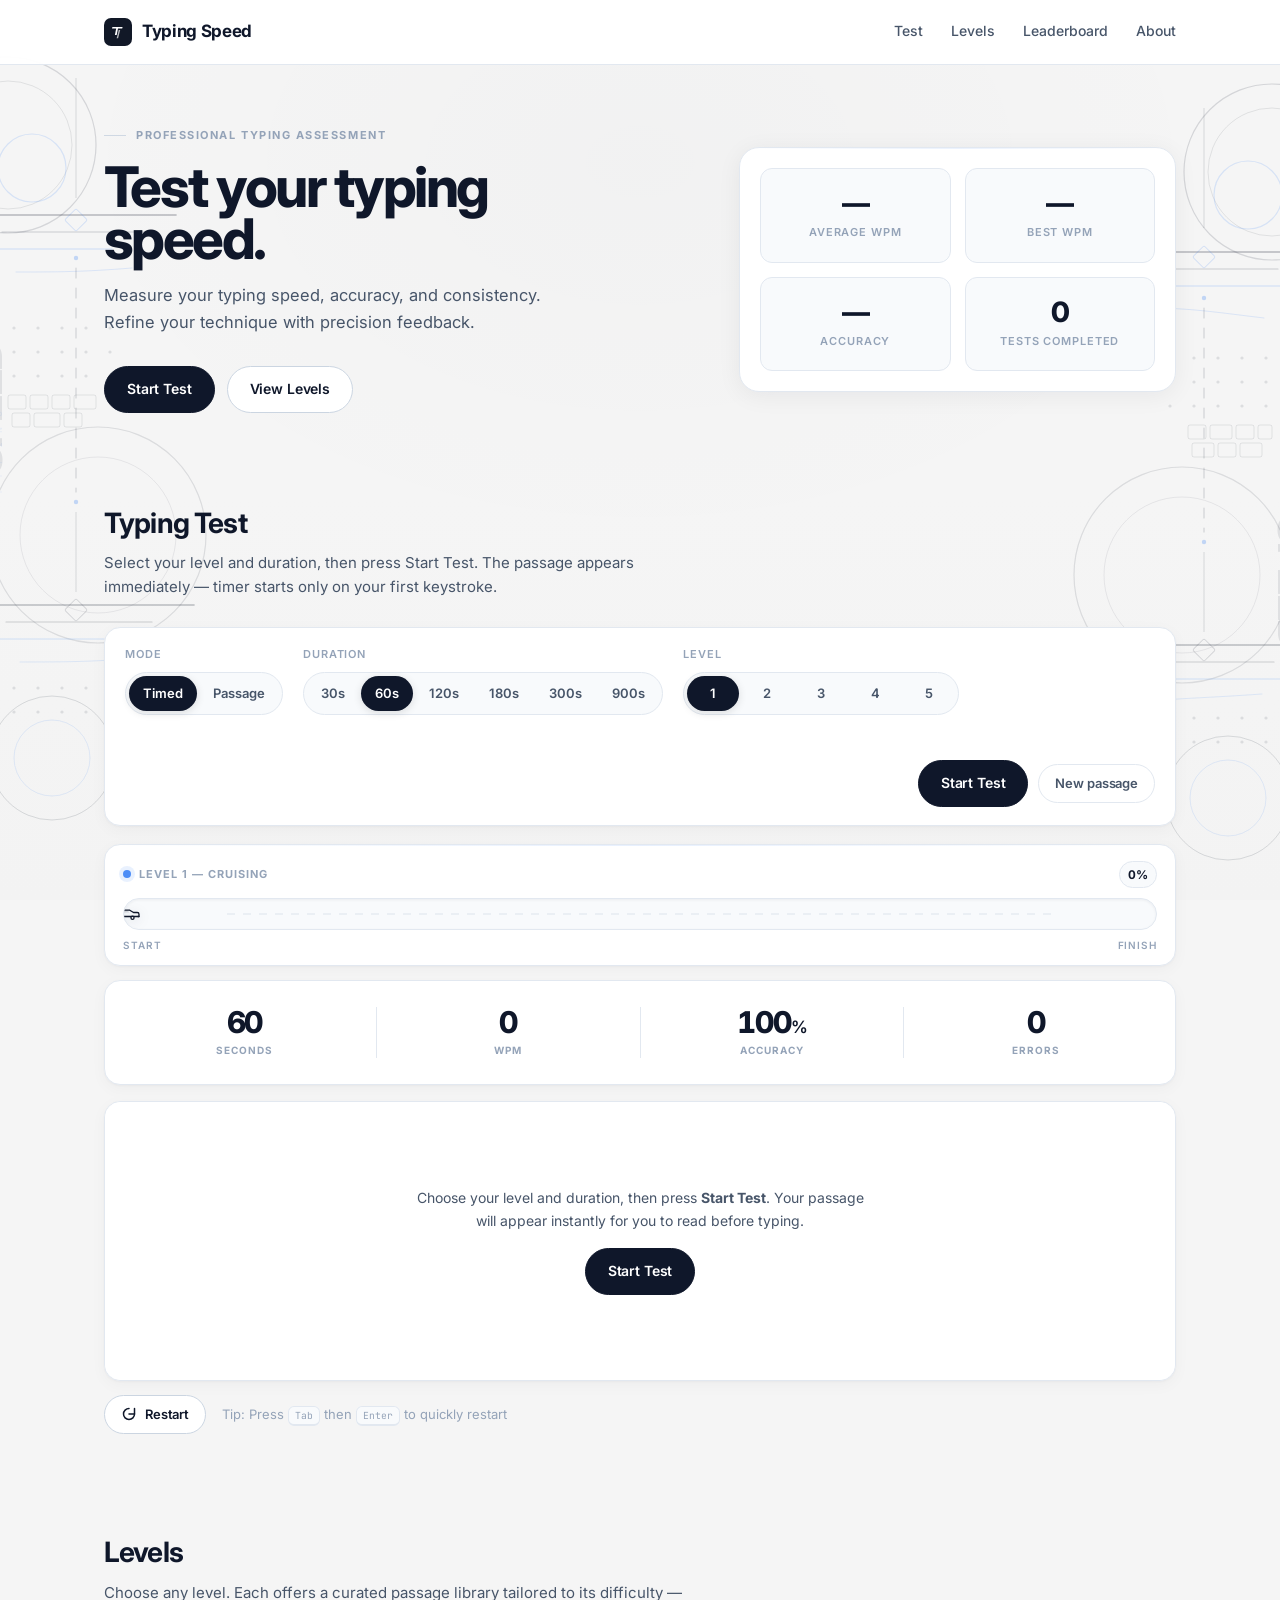
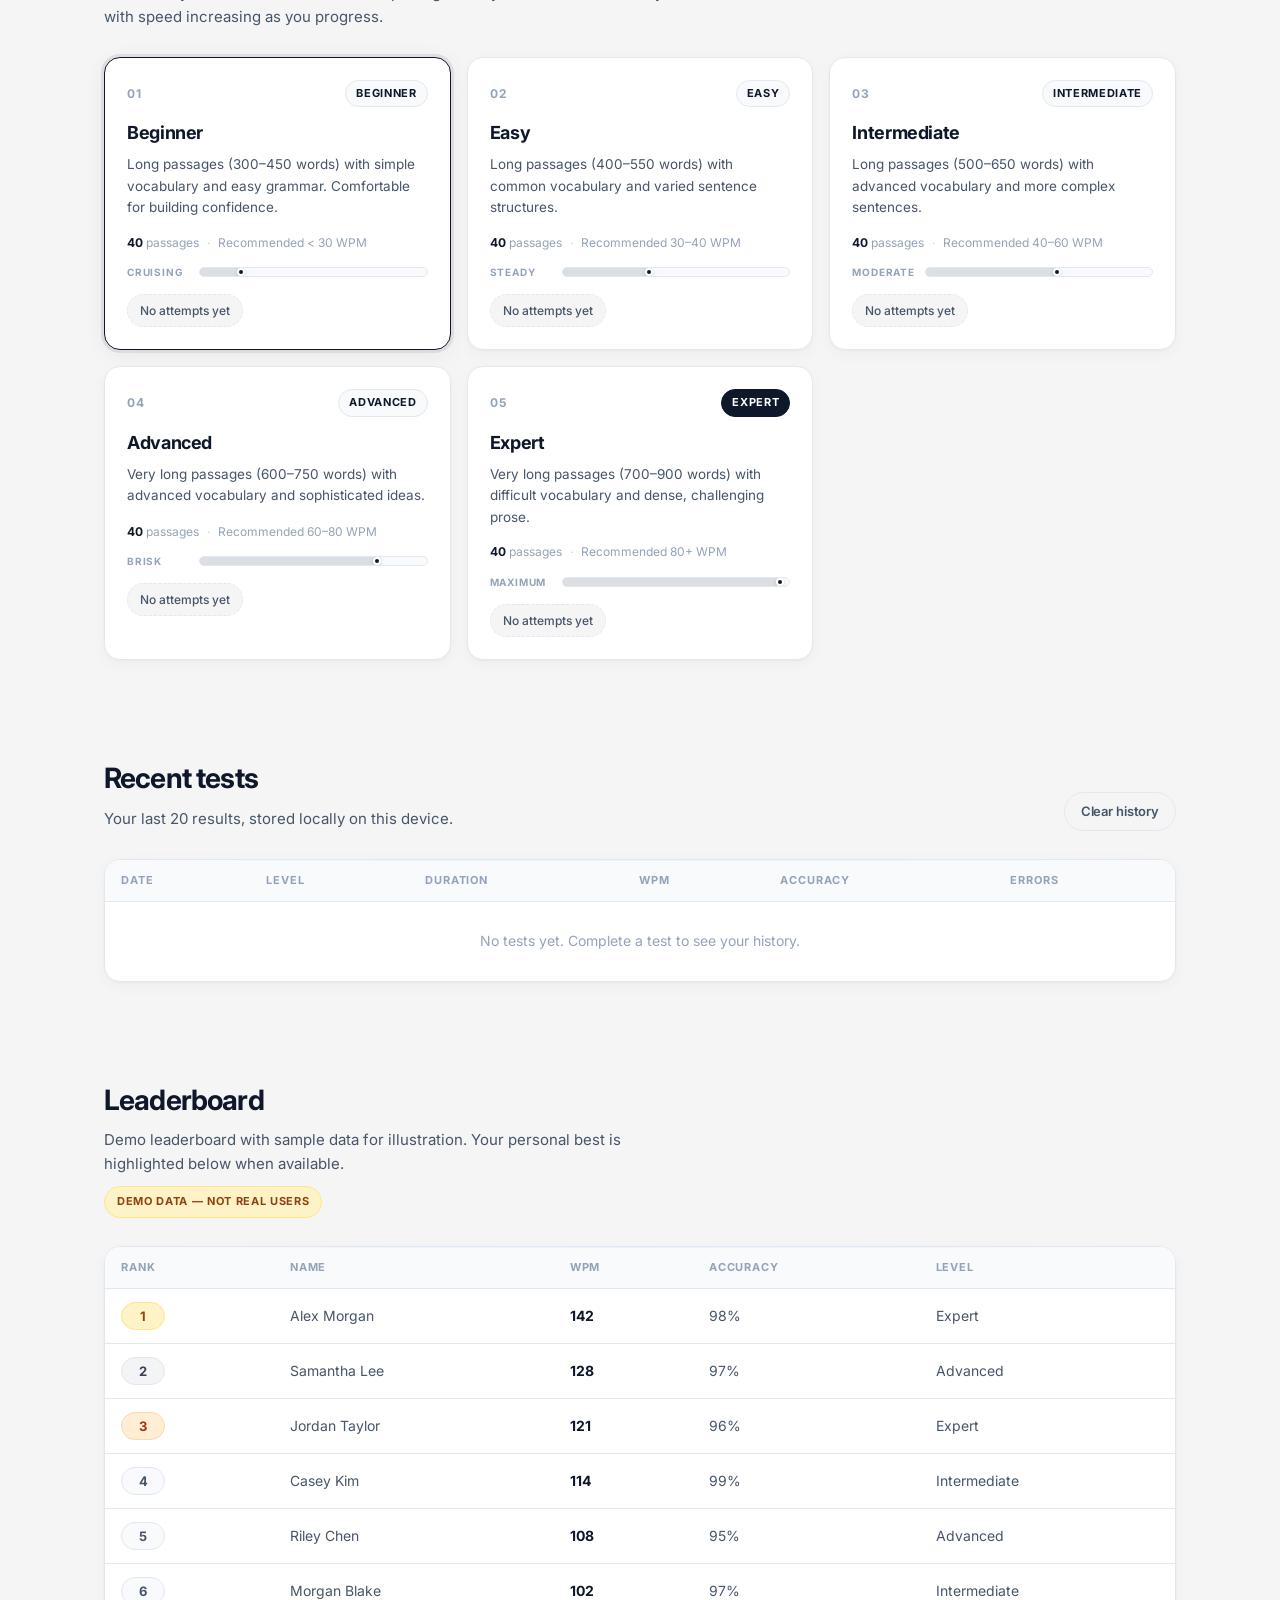
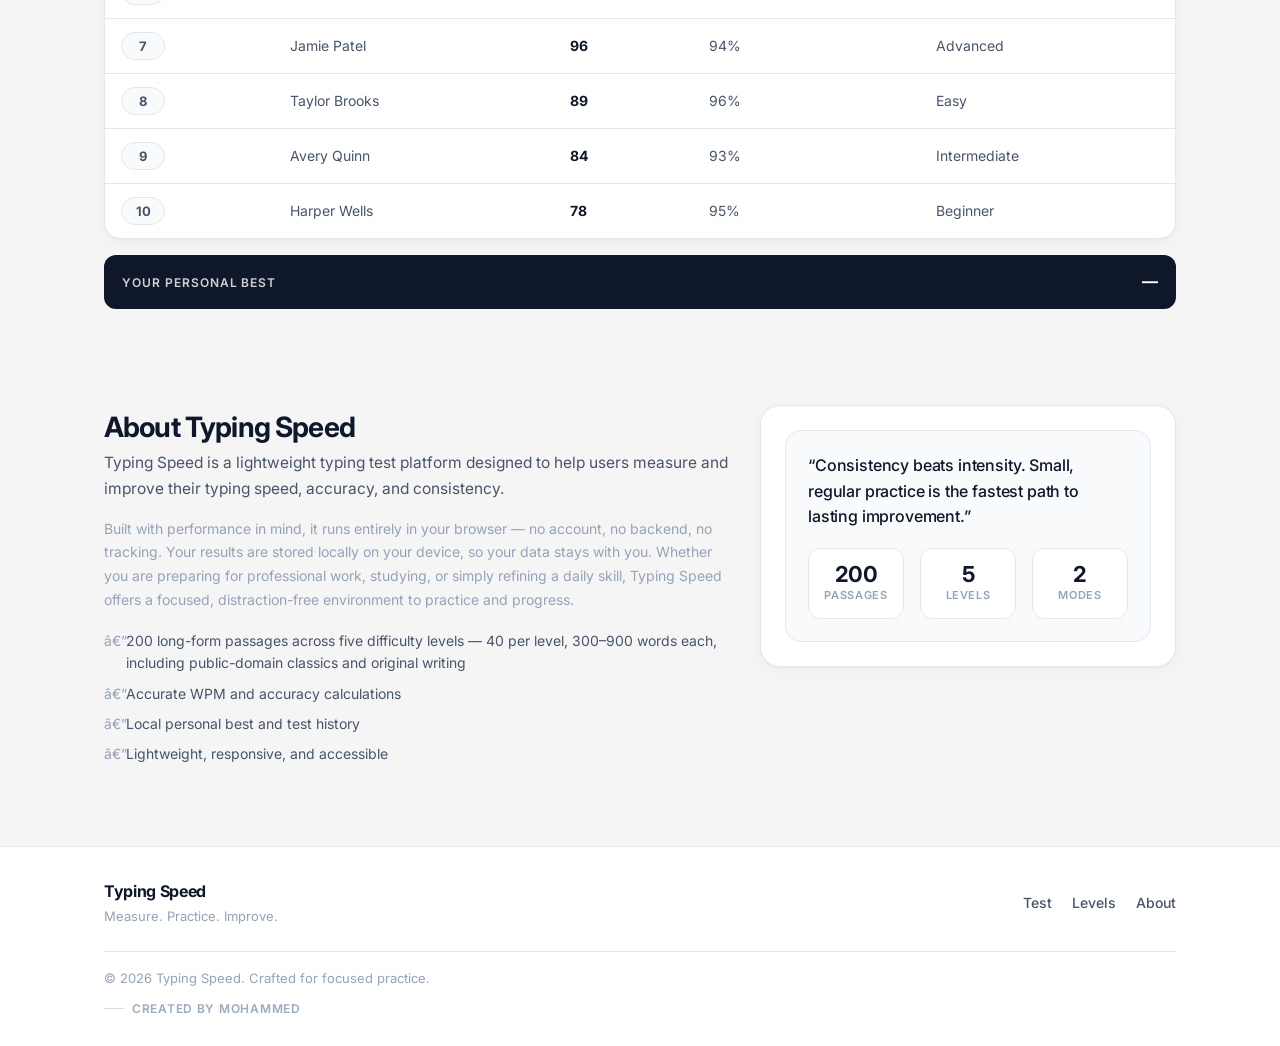
<file: index.html>
<!DOCTYPE html>
<html lang="en">
<head>
  <meta charset="UTF-8">
  <meta name="viewport" content="width=device-width, initial-scale=1.0">
  <meta name="description" content="Typing Speed is a lightweight typing test platform designed to help users measure and improve their typing speed, accuracy, and consistency.">
  <title>Typing Speed — Measure. Practice. Improve.</title>
  <link rel="preconnect" href="https://fonts.googleapis.com">
  <link rel="preconnect" href="https://fonts.gstatic.com" crossorigin>
  <link href="https://fonts.googleapis.com/css2?family=Inter:wght@400;500;600;700&family=JetBrains+Mono:wght@400;500&display=swap" rel="stylesheet">
  <link rel="stylesheet" href="css/styles.css">
</head>
<body>
  <!-- Clearly visible premium side decorations — speed / technology theme, background only -->
  <div class="side-decor side-left" aria-hidden="true">
    <svg class="side-svg" viewBox="0 0 260 900" fill="none" xmlns="http://www.w3.org/2000/svg" preserveAspectRatio="xMidYMid slice">
      <!-- Large abstract circles — layered, 12-18% opacity -->
      <circle cx="28" cy="145" r="88" stroke="#0f172a" stroke-opacity="0.14" stroke-width="1.2" fill="none"/>
      <circle cx="28" cy="145" r="64" stroke="#0f172a" stroke-opacity="0.09" stroke-width="1" fill="none"/>
      <circle cx="52" cy="168" r="34" stroke="#3b82f6" stroke-opacity="0.16" stroke-width="1.2" fill="none"/>
      <circle cx="118" cy="535" r="108" stroke="#0f172a" stroke-opacity="0.11" stroke-width="1.2" fill="none"/>
      <circle cx="118" cy="535" r="78" stroke="#0f172a" stroke-opacity="0.07" stroke-width="1" fill="none"/>
      <circle cx="72" cy="758" r="62" stroke="#0f172a" stroke-opacity="0.13" stroke-width="1" fill="none"/>
      <circle cx="72" cy="758" r="38" stroke="#3b82f6" stroke-opacity="0.12" stroke-width="1" fill="none"/>
      <!-- Curved speed lines — layered thin lines, 20-32% opacity -->
      <path d="M 14 215 C 64 215, 96 215, 196 215" stroke="#0f172a" stroke-opacity="0.28" stroke-width="1.6" stroke-linecap="round" fill="none"/>
      <path d="M 22 232 C 68 232, 92 232, 168 232" stroke="#0f172a" stroke-opacity="0.19" stroke-width="1.2" stroke-linecap="round" fill="none"/>
      <path d="M 10 249 C 52 249, 78 249, 132 249" stroke="#3b82f6" stroke-opacity="0.22" stroke-width="1.2" stroke-linecap="round" fill="none"/>
      <path d="M 18 605 C 72 605, 112 605, 214 605" stroke="#0f172a" stroke-opacity="0.26" stroke-width="1.6" stroke-linecap="round" fill="none"/>
      <path d="M 26 622 C 70 622, 102 622, 172 622" stroke="#0f172a" stroke-opacity="0.18" stroke-width="1.2" stroke-linecap="round" fill="none"/>
      <path d="M 12 639 C 48 639, 76 639, 124 639" stroke="#3b82f6" stroke-opacity="0.20" stroke-width="1.2" stroke-linecap="round" fill="none"/>
      <!-- Accent speed trails — subtle blue -->
      <path d="M 36 272 C 78 272, 102 272, 152 268" stroke="#3b82f6" stroke-opacity="0.14" stroke-width="1" stroke-linecap="round" fill="none"/>
      <path d="M 40 662 C 84 662, 108 662, 162 658" stroke="#3b82f6" stroke-opacity="0.13" stroke-width="1" stroke-linecap="round" fill="none"/>
      <!-- Minimal road center line — dashed, more visible -->
      <line x1="96" y1="268" x2="96" y2="492" stroke="#0f172a" stroke-opacity="0.16" stroke-width="1.2" stroke-dasharray="10 10" stroke-linecap="round"/>
      <circle cx="96" cy="258" r="2.2" fill="#3b82f6" fill-opacity="0.28"/>
      <circle cx="96" cy="502" r="2.2" fill="#3b82f6" fill-opacity="0.28"/>
      <!-- Subtle grid dots — 12% opacity -->
      <g fill="#0f172a" fill-opacity="0.11">
        <circle cx="34" cy="328" r="1.6"/><circle cx="58" cy="328" r="1.6"/><circle cx="82" cy="328" r="1.6"/><circle cx="106" cy="328" r="1.6"/><circle cx="130" cy="328" r="1.6"/>
        <circle cx="34" cy="352" r="1.6"/><circle cx="58" cy="352" r="1.6"/><circle cx="82" cy="352" r="1.6"/><circle cx="106" cy="352" r="1.6"/><circle cx="130" cy="352" r="1.6"/>
        <circle cx="34" cy="376" r="1.6"/><circle cx="58" cy="376" r="1.6"/><circle cx="82" cy="376" r="1.6"/><circle cx="106" cy="376" r="1.6"/><circle cx="130" cy="376" r="1.6"/>
        <circle cx="34" cy="688" r="1.6"/><circle cx="58" cy="688" r="1.6"/><circle cx="82" cy="688" r="1.6"/><circle cx="106" cy="688" r="1.6"/><circle cx="130" cy="688" r="1.6"/>
        <circle cx="34" cy="712" r="1.6"/><circle cx="58" cy="712" r="1.6"/><circle cx="82" cy="712" r="1.6"/><circle cx="106" cy="712" r="1.6"/><circle cx="130" cy="712" r="1.6"/>
      </g>
      <!-- Keyboard-inspired mini keys — faint -->
      <g fill="none" stroke="#0f172a" stroke-opacity="0.10" stroke-width="0.9" rx="2">
        <rect x="28" y="395" width="18" height="14" rx="2"/><rect x="50" y="395" width="18" height="14" rx="2"/><rect x="72" y="395" width="18" height="14" rx="2"/><rect x="94" y="395" width="22" height="14" rx="2"/>
        <rect x="32" y="413" width="18" height="14" rx="2"/><rect x="54" y="413" width="26" height="14" rx="2"/><rect x="84" y="413" width="18" height="14" rx="2"/>
      </g>
      <!-- Vertical thin accent line -->
      <line x1="96" y1="78" x2="96" y2="198" stroke="#0f172a" stroke-opacity="0.13" stroke-width="1"/>
      <line x1="96" y1="512" x2="96" y2="592" stroke="#0f172a" stroke-opacity="0.13" stroke-width="1"/>
      <!-- Faint typography — more visible but still elegant -->
      <text x="22" y="475" fill="#0f172a" fill-opacity="0.09" font-family="Inter, sans-serif" font-size="44" font-weight="800" letter-spacing="-0.04em" transform="rotate(-90 22 475)">SPEED</text>
      <text x="22" y="495" fill="#3b82f6" fill-opacity="0.07" font-family="JetBrains Mono, monospace" font-size="10" font-weight="500" letter-spacing="0.18em" transform="rotate(-90 22 495)">T Y P I N G</text>
      <!-- Geometric accent — small diamond -->
      <rect x="88" y="212" width="16" height="16" rx="1.5" transform="rotate(45 96 220)" fill="none" stroke="#3b82f6" stroke-opacity="0.18" stroke-width="1"/>
      <rect x="88" y="602" width="16" height="16" rx="1.5" transform="rotate(45 96 610)" fill="none" stroke="#0f172a" stroke-opacity="0.14" stroke-width="1"/>
    </svg>
  </div>
  <div class="side-decor side-right" aria-hidden="true">
    <svg class="side-svg" viewBox="0 0 260 900" fill="none" xmlns="http://www.w3.org/2000/svg" preserveAspectRatio="xMidYMid slice">
      <!-- Large abstract circles — different layout than left for variety -->
      <circle cx="232" cy="172" r="88" stroke="#0f172a" stroke-opacity="0.14" stroke-width="1.2" fill="none"/>
      <circle cx="232" cy="172" r="64" stroke="#0f172a" stroke-opacity="0.09" stroke-width="1" fill="none"/>
      <circle cx="208" cy="195" r="34" stroke="#3b82f6" stroke-opacity="0.16" stroke-width="1.2" fill="none"/>
      <circle cx="142" cy="575" r="108" stroke="#0f172a" stroke-opacity="0.11" stroke-width="1.2" fill="none"/>
      <circle cx="142" cy="575" r="78" stroke="#0f172a" stroke-opacity="0.07" stroke-width="1" fill="none"/>
      <circle cx="188" cy="798" r="62" stroke="#0f172a" stroke-opacity="0.13" stroke-width="1" fill="none"/>
      <circle cx="188" cy="798" r="38" stroke="#3b82f6" stroke-opacity="0.12" stroke-width="1" fill="none"/>
      <!-- Curved speed lines — opposite curvature for balance -->
      <path d="M 64 252 C 144 252, 176 252, 246 252" stroke="#0f172a" stroke-opacity="0.28" stroke-width="1.6" stroke-linecap="round" fill="none"/>
      <path d="M 92 269 C 138 269, 168 269, 238 269" stroke="#0f172a" stroke-opacity="0.19" stroke-width="1.2" stroke-linecap="round" fill="none"/>
      <path d="M 128 286 C 172 286, 198 286, 250 286" stroke="#3b82f6" stroke-opacity="0.22" stroke-width="1.2" stroke-linecap="round" fill="none"/>
      <path d="M 46 645 C 118 645, 158 645, 242 645" stroke="#0f172a" stroke-opacity="0.26" stroke-width="1.6" stroke-linecap="round" fill="none"/>
      <path d="M 88 662 C 132 662, 162 662, 234 662" stroke="#0f172a" stroke-opacity="0.18" stroke-width="1.2" stroke-linecap="round" fill="none"/>
      <path d="M 136 679 C 172 679, 200 679, 248 679" stroke="#3b82f6" stroke-opacity="0.20" stroke-width="1.2" stroke-linecap="round" fill="none"/>
      <path d="M 108 308 C 150 308, 174 312, 224 318" stroke="#3b82f6" stroke-opacity="0.14" stroke-width="1" stroke-linecap="round" fill="none"/>
      <path d="M 98 702 C 142 698, 166 698, 222 694" stroke="#3b82f6" stroke-opacity="0.13" stroke-width="1" stroke-linecap="round" fill="none"/>
      <!-- Road center line — different height for asymmetry -->
      <line x1="164" y1="308" x2="164" y2="532" stroke="#0f172a" stroke-opacity="0.16" stroke-width="1.2" stroke-dasharray="10 10" stroke-linecap="round"/>
      <circle cx="164" cy="298" r="2.2" fill="#3b82f6" fill-opacity="0.28"/>
      <circle cx="164" cy="542" r="2.2" fill="#3b82f6" fill-opacity="0.28"/>
      <!-- Grid dots — shifted -->
      <g fill="#0f172a" fill-opacity="0.11">
        <circle cx="130" cy="358" r="1.6"/><circle cx="154" cy="358" r="1.6"/><circle cx="178" cy="358" r="1.6"/><circle cx="202" cy="358" r="1.6"/><circle cx="226" cy="358" r="1.6"/>
        <circle cx="130" cy="382" r="1.6"/><circle cx="154" cy="382" r="1.6"/><circle cx="178" cy="382" r="1.6"/><circle cx="202" cy="382" r="1.6"/><circle cx="226" cy="382" r="1.6"/>
        <circle cx="130" cy="406" r="1.6"/><circle cx="154" cy="406" r="1.6"/><circle cx="178" cy="406" r="1.6"/><circle cx="202" cy="406" r="1.6"/><circle cx="226" cy="406" r="1.6"/>
        <circle cx="130" cy="718" r="1.6"/><circle cx="154" cy="718" r="1.6"/><circle cx="178" cy="718" r="1.6"/><circle cx="202" cy="718" r="1.6"/><circle cx="226" cy="718" r="1.6"/>
        <circle cx="130" cy="742" r="1.6"/><circle cx="154" cy="742" r="1.6"/><circle cx="178" cy="742" r="1.6"/><circle cx="202" cy="742" r="1.6"/><circle cx="226" cy="742" r="1.6"/>
      </g>
      <!-- Keyboard-inspired — different arrangement -->
      <g fill="none" stroke="#0f172a" stroke-opacity="0.10" stroke-width="0.9">
        <rect x="148" y="425" width="18" height="14" rx="2"/><rect x="170" y="425" width="22" height="14" rx="2"/><rect x="196" y="425" width="18" height="14" rx="2"/><rect x="218" y="425" width="14" height="14" rx="2"/>
        <rect x="152" y="443" width="22" height="14" rx="2"/><rect x="178" y="443" width="18" height="14" rx="2"/><rect x="200" y="443" width="22" height="14" rx="2"/>
      </g>
      <line x1="164" y1="108" x2="164" y2="228" stroke="#0f172a" stroke-opacity="0.13" stroke-width="1"/>
      <line x1="164" y1="552" x2="164" y2="632" stroke="#0f172a" stroke-opacity="0.13" stroke-width="1"/>
      <text x="238" y="515" fill="#0f172a" fill-opacity="0.09" font-family="Inter, sans-serif" font-size="44" font-weight="800" letter-spacing="-0.04em" transform="rotate(90 238 515)">SPEED</text>
      <text x="252" y="535" fill="#3b82f6" fill-opacity="0.07" font-family="JetBrains Mono, monospace" font-size="10" font-weight="500" letter-spacing="0.18em" transform="rotate(90 252 535)">T Y P I N G</text>
      <rect x="156" y="249" width="16" height="16" rx="1.5" transform="rotate(45 164 257)" fill="none" stroke="#3b82f6" stroke-opacity="0.18" stroke-width="1"/>
      <rect x="156" y="642" width="16" height="16" rx="1.5" transform="rotate(45 164 650)" fill="none" stroke="#0f172a" stroke-opacity="0.14" stroke-width="1"/>
    </svg>
  </div>
  <!-- Header -->
  <header class="header" role="banner">
    <div class="container header-inner">
      <a href="#" class="logo" aria-label="Typing Speed home">
        <span class="logo-mark" aria-hidden="true"><svg width="28" height="28" viewBox="0 0 28 28" fill="none" xmlns="http://www.w3.org/2000/svg"><rect width="28" height="28" rx="7" fill="#111827"/><path d="M8 10.5H12.2L10.9 17H12.7L14 10.5H18.2L18.6 9H8.4L8 10.5Z" fill="white"/><path d="M13.2 18.2L12.6 20.2H14.1L16.2 12H14.7L13.2 18.2Z" fill="white" opacity="0.7"/></svg></span>
        <span class="logo-text">Typing Speed</span>
      </a>
      <nav class="nav" aria-label="Main navigation">
        <a href="#test" class="nav-link" data-nav="test">Test</a>
        <a href="#levels" class="nav-link" data-nav="levels">Levels</a>
        <a href="#leaderboard" class="nav-link" data-nav="leaderboard">Leaderboard</a>
        <a href="#about" class="nav-link" data-nav="about">About</a>
      </nav>
      <button class="mobile-menu-btn" id="mobileMenuBtn" aria-label="Toggle navigation" aria-expanded="false">
        <span class="hamburger"></span>
        <span class="hamburger"></span>
        <span class="hamburger"></span>
      </button>
    </div>
    <div class="mobile-nav" id="mobileNav" aria-hidden="true">
      <a href="#test" class="mobile-nav-link">Test</a>
      <a href="#levels" class="mobile-nav-link">Levels</a>
      <a href="#leaderboard" class="mobile-nav-link">Leaderboard</a>
      <a href="#about" class="mobile-nav-link">About</a>
    </div>
  </header>

  <main>
    <!-- Hero Section -->
    <section class="hero" id="home">
      <div class="container hero-inner">
        <div class="hero-content">
          <p class="hero-eyebrow">Professional typing assessment</p>
          <h1 class="hero-title">Test your typing<br>speed.</h1>
          <p class="hero-subtitle">Measure your typing speed, accuracy, and consistency.<br>Refine your technique with precision feedback.</p>
          <div class="hero-actions">
            <a href="#test" class="btn btn-primary" id="heroStartBtn">Start Test</a>
            <a href="#levels" class="btn btn-secondary">View Levels</a>
          </div>
        </div>
        <div class="hero-stats" aria-label="Your statistics">
          <div class="stat-card">
            <span class="stat-value" id="heroAvgWpm">—</span>
            <span class="stat-label">Average WPM</span>
          </div>
          <div class="stat-card">
            <span class="stat-value" id="heroBestWpm">—</span>
            <span class="stat-label">Best WPM</span>
          </div>
          <div class="stat-card">
            <span class="stat-value" id="heroAvgAcc">—</span>
            <span class="stat-label">Accuracy</span>
          </div>
          <div class="stat-card">
            <span class="stat-value" id="heroTests">0</span>
            <span class="stat-label">Tests completed</span>
          </div>
        </div>
      </div>
    </section>

    <!-- Typing Test Section -->
    <section class="section test-section" id="test" aria-labelledby="test-heading">
      <div class="container">
        <div class="section-header">
          <h2 id="test-heading" class="section-title">Typing Test</h2>
          <p class="section-subtitle">Select your level and duration, then press Start Test. The passage appears immediately — timer starts only on your first keystroke.</p>
        </div>

        <!-- Controls -->
        <div class="test-controls" id="testControls">
          <div class="control-group">
            <span class="control-label" id="modeLabel">Mode</span>
            <div class="segmented" role="group" aria-labelledby="modeLabel">
              <button class="seg-btn active" data-mode="timed" aria-pressed="true">Timed</button>
              <button class="seg-btn" data-mode="passage" aria-pressed="false">Passage</button>
            </div>
          </div>
          <div class="control-group" id="timeGroup">
            <span class="control-label" id="timeLabel">Duration</span>
            <div class="segmented" role="group" aria-labelledby="timeLabel">
              <button class="seg-btn" data-time="30" aria-pressed="false">30s</button>
              <button class="seg-btn active" data-time="60" aria-pressed="true">60s</button>
              <button class="seg-btn" data-time="120" aria-pressed="false">120s</button>
              <button class="seg-btn" data-time="180" aria-pressed="false">180s</button>
              <button class="seg-btn" data-time="300" aria-pressed="false">300s</button>
              <button class="seg-btn" data-time="900" aria-pressed="false">900s</button>
            </div>
          </div>
          <div class="control-group">
            <span class="control-label" id="levelLabel">Level</span>
            <div class="segmented" role="group" aria-labelledby="levelLabel">
              <button class="seg-btn active" data-level="level1" aria-pressed="true">1</button>
              <button class="seg-btn" data-level="level2" aria-pressed="false">2</button>
              <button class="seg-btn" data-level="level3" aria-pressed="false">3</button>
              <button class="seg-btn" data-level="level4" aria-pressed="false">4</button>
              <button class="seg-btn" data-level="level5" aria-pressed="false">5</button>
            </div>
          </div>
          <div class="control-group control-start">
            <span class="control-label">&nbsp;</span>
            <div class="control-start-row">
              <button class="btn btn-primary" id="startTestBtn">Start Test</button>
              <button class="btn btn-ghost btn-sm" id="newParagraphBtn" aria-label="Load new passage">New passage</button>
            </div>
          </div>
        </div>

        <!-- Passage meta (appears after Start Test, before typing) -->
        <div class="passage-meta" id="passageMeta" hidden>
          <div class="passage-meta-top">
            <span class="passage-level" id="metaLevel">LEVEL 1 — BEGINNER</span>
            <span class="dot" aria-hidden="true">·</span>
            <span class="passage-category" id="metaCategory">Nature</span>
            <span class="passage-source" id="metaSource"></span>
          </div>
          <h3 class="passage-title" id="metaTitle">Passage title</h3>
          <p class="passage-author" id="metaAuthor"></p>
        </div>

        <!-- Car progress rail -->
        <div class="car-rail" id="carRail" aria-hidden="true">
          <div class="car-rail-header">
            <span class="car-rail-label" id="carRailLabel">Level 1 — cruising</span>
            <span class="car-rail-percent" id="carRailPercent">0%</span>
          </div>
          <div class="car-rail-track">
            <div class="car-rail-progress" id="railProgress" style="width:0%"></div>
            <div class="car-rail-car" id="railCar" style="left:0%">
              <!-- Minimal premium car silhouette -->
              <svg width="34" height="14" viewBox="0 0 34 14" fill="none" xmlns="http://www.w3.org/2000/svg" aria-hidden="true">
                <path d="M2.5 9.5H4.8L6.2 5.5H9.5L12.2 3.2H22.8L26.5 5.5H30.2C31.2 5.5 32 6.3 32 7.3V9.5H31" stroke="currentColor" stroke-width="1.3" stroke-linecap="round" stroke-linejoin="round"/>
                <path d="M2 9.5H32" stroke="currentColor" stroke-width="1.3" stroke-linecap="round"/>
                <circle cx="8.5" cy="10.8" r="2.2" fill="currentColor"/>
                <circle cx="25.5" cy="10.8" r="2.2" fill="currentColor"/>
                <circle cx="8.5" cy="10.8" r="0.9" fill="white"/>
                <circle cx="25.5" cy="10.8" r="0.9" fill="white"/>
                <path d="M12.2 3.2L14.5 5.5H22.5L20.2 3.2H12.2Z" fill="currentColor" opacity="0.14"/>
              </svg>
            </div>
          </div>
          <div class="car-rail-markers"><span>Start</span><span>Finish</span></div>
        </div>

        <!-- Live metrics -->
        <div class="metrics" aria-live="polite" aria-label="Live test metrics">
          <div class="metric">
            <span class="metric-value" id="metricTime">60</span>
            <span class="metric-label" id="metricTimeLabel">seconds</span>
          </div>
          <div class="metric-divider" aria-hidden="true"></div>
          <div class="metric">
            <span class="metric-value" id="metricWpm">0</span>
            <span class="metric-label">WPM</span>
          </div>
          <div class="metric-divider" aria-hidden="true"></div>
          <div class="metric">
            <span class="metric-value" id="metricAcc">100<span class="metric-unit">%</span></span>
            <span class="metric-label">accuracy</span>
          </div>
          <div class="metric-divider" aria-hidden="true"></div>
          <div class="metric">
            <span class="metric-value" id="metricErrors">0</span>
            <span class="metric-label">errors</span>
          </div>
        </div>

        <!-- Typing Area -->
        <div class="typing-wrapper" id="typingWrapper" tabindex="0" role="textbox" aria-label="Typing area. Click or press any key to start." aria-multiline="true">
          <div class="typing-idle" id="typingIdle">
            <p>Choose your level and duration, then press <strong>Start Test</strong>. Your passage will appear instantly for you to read before typing.</p>
            <button class="btn btn-primary" id="idleStartBtn">Start Test</button>
          </div>
          <div class="typing-hint" id="typingHint" hidden>
            <span>Click here or start typing — timer starts on first keystroke</span>
            <span class="hint-kbd">Press <kbd>Tab</kbd> + <kbd>Enter</kbd> to restart</span>
          </div>
          <div class="typing-text" id="typingText" aria-hidden="true"></div>
          <textarea id="hiddenInput" class="hidden-input" autocomplete="off" autocorrect="off" autocapitalize="off" spellcheck="false" aria-label="Type the displayed text here"></textarea>
        </div>

        <div class="test-actions">
          <button class="btn btn-secondary btn-sm" id="restartBtn" aria-label="Restart test">
            <svg width="16" height="16" viewBox="0 0 16 16" fill="none" stroke="currentColor" stroke-width="1.5" stroke-linecap="round" stroke-linejoin="round" aria-hidden="true"><path d="M13.5 8A5.5 5.5 0 1 1 8 2.5"/><path d="M13.5 2.5v5.5H8"/></svg>
            Restart
          </button>
          <span class="test-tip">Tip: Press <kbd>Tab</kbd> then <kbd>Enter</kbd> to quickly restart</span>
        </div>

        <!-- Results -->
        <div class="results" id="results" hidden>
          <div class="results-header">
            <p class="results-eyebrow">Test complete</p>
            <h3 class="results-title sr-only">Your results</h3>
            <div class="results-passage" id="resultsPassage" hidden>
              <span class="results-passage-level" id="resLevel"></span>
              <span class="dot" aria-hidden="true">·</span>
              <span id="resCategory"></span>
              <div class="results-passage-title" id="resTitle"></div>
              <div class="results-passage-author" id="resAuthor"></div>
            </div>
          </div>
          <div class="results-main">
            <div class="results-hero">
              <div class="result-big">
                <span class="result-big-value" id="resWpm">0</span>
                <span class="result-big-label">WPM</span>
              </div>
              <div class="result-big">
                <span class="result-big-value" id="resAcc">0%</span>
                <span class="result-big-label">Accuracy</span>
              </div>
            </div>
            <div class="results-grid">
              <div class="result-item">
                <span class="result-value" id="resChars">0</span>
                <span class="result-label">characters</span>
              </div>
              <div class="result-item">
                <span class="result-value" id="resCorrect">0</span>
                <span class="result-label">correct</span>
              </div>
              <div class="result-item">
                <span class="result-value" id="resIncorrect">0</span>
                <span class="result-label">incorrect</span>
              </div>
              <div class="result-item">
                <span class="result-value" id="resErrors">0</span>
                <span class="result-label">errors</span>
              </div>
              <div class="result-item">
                <span class="result-value" id="resTime">0s</span>
                <span class="result-label">time</span>
              </div>
              <div class="result-item">
                <span class="result-value" id="resConsistency">—</span>
                <span class="result-label">consistency</span>
              </div>
            </div>
          </div>
          <div class="results-actions">
            <button class="btn btn-primary" id="tryAgainBtn">Try Again</button>
            <button class="btn btn-secondary" id="newTestBtn">New Test</button>
            <a href="#levels" class="btn btn-ghost" id="changeLevelBtn">Change Level</a>
          </div>
        </div>
      </div>
    </section>

    <!-- Levels Section -->
    <section class="section levels-section" id="levels" aria-labelledby="levels-heading">
      <div class="container">
        <div class="section-header">
          <h2 id="levels-heading" class="section-title">Levels</h2>
          <p class="section-subtitle">Choose any level. Each offers a curated passage library tailored to its difficulty — with speed increasing as you progress.</p>
        </div>
        <div class="levels-grid">
          <article class="level-card" data-level="level1" tabindex="0" role="button" aria-label="Select Level 1 Beginner">
            <div class="level-header">
              <span class="level-number">01</span>
              <span class="level-badge">Beginner</span>
            </div>
            <h3 class="level-name">Beginner</h3>
            <p class="level-desc">Long passages (300–450 words) with simple vocabulary and easy grammar. Comfortable for building confidence.</p>
            <div class="level-meta">
              <span><strong>40</strong> passages</span>
              <span class="dot" aria-hidden="true">·</span>
              <span>Recommended &lt; 30 WPM</span>
            </div>
            <div class="level-speed" aria-hidden="true">
              <span class="speed-label">cruising</span>
              <div class="speed-rail"><div class="speed-fill" style="width:18%"></div><div class="speed-car" style="left:18%"></div></div>
            </div>
            <div class="level-best" id="levelBest1">No attempts yet</div>
          </article>

          <article class="level-card" data-level="level2" tabindex="0" role="button" aria-label="Select Level 2 Easy">
            <div class="level-header">
              <span class="level-number">02</span>
              <span class="level-badge">Easy</span>
            </div>
            <h3 class="level-name">Easy</h3>
            <p class="level-desc">Long passages (400–550 words) with common vocabulary and varied sentence structures.</p>
            <div class="level-meta">
              <span><strong>40</strong> passages</span>
              <span class="dot" aria-hidden="true">·</span>
              <span>Recommended 30–40 WPM</span>
            </div>
            <div class="level-speed" aria-hidden="true">
              <span class="speed-label">steady</span>
              <div class="speed-rail"><div class="speed-fill" style="width:38%"></div><div class="speed-car" style="left:38%"></div></div>
            </div>
            <div class="level-best" id="levelBest2">No attempts yet</div>
          </article>

          <article class="level-card" data-level="level3" tabindex="0" role="button" aria-label="Select Level 3 Intermediate">
            <div class="level-header">
              <span class="level-number">03</span>
              <span class="level-badge">Intermediate</span>
            </div>
            <h3 class="level-name">Intermediate</h3>
            <p class="level-desc">Long passages (500–650 words) with advanced vocabulary and more complex sentences.</p>
            <div class="level-meta">
              <span><strong>40</strong> passages</span>
              <span class="dot" aria-hidden="true">·</span>
              <span>Recommended 40–60 WPM</span>
            </div>
            <div class="level-speed" aria-hidden="true">
              <span class="speed-label">moderate</span>
              <div class="speed-rail"><div class="speed-fill" style="width:58%"></div><div class="speed-car" style="left:58%"></div></div>
            </div>
            <div class="level-best" id="levelBest3">No attempts yet</div>
          </article>

          <article class="level-card" data-level="level4" tabindex="0" role="button" aria-label="Select Level 4 Advanced">
            <div class="level-header">
              <span class="level-number">04</span>
              <span class="level-badge">Advanced</span>
            </div>
            <h3 class="level-name">Advanced</h3>
            <p class="level-desc">Very long passages (600–750 words) with advanced vocabulary and sophisticated ideas.</p>
            <div class="level-meta">
              <span><strong>40</strong> passages</span>
              <span class="dot" aria-hidden="true">·</span>
              <span>Recommended 60–80 WPM</span>
            </div>
            <div class="level-speed" aria-hidden="true">
              <span class="speed-label">brisk</span>
              <div class="speed-rail"><div class="speed-fill" style="width:78%"></div><div class="speed-car" style="left:78%"></div></div>
            </div>
            <div class="level-best" id="levelBest4">No attempts yet</div>
          </article>

          <article class="level-card" data-level="level5" tabindex="0" role="button" aria-label="Select Level 5 Expert">
            <div class="level-header">
              <span class="level-number">05</span>
              <span class="level-badge badge-dark">Expert</span>
            </div>
            <h3 class="level-name">Expert</h3>
            <p class="level-desc">Very long passages (700–900 words) with difficult vocabulary and dense, challenging prose.</p>
            <div class="level-meta">
              <span><strong>40</strong> passages</span>
              <span class="dot" aria-hidden="true">·</span>
              <span>Recommended 80+ WPM</span>
            </div>
            <div class="level-speed" aria-hidden="true">
              <span class="speed-label">maximum</span>
              <div class="speed-rail"><div class="speed-fill" style="width:96%"></div><div class="speed-car" style="left:96%"></div></div>
            </div>
            <div class="level-best" id="levelBest5">No attempts yet</div>
          </article>
        </div>
      </div>
    </section>

    <!-- History Section -->
    <section class="section history-section" id="history" aria-labelledby="history-heading">
      <div class="container">
        <div class="section-header row-between">
          <div>
            <h2 id="history-heading" class="section-title">Recent tests</h2>
            <p class="section-subtitle">Your last 20 results, stored locally on this device.</p>
          </div>
          <button class="btn btn-ghost btn-sm" id="clearHistoryBtn">Clear history</button>
        </div>
        <div class="table-wrapper">
          <table class="data-table" id="historyTable" aria-label="Test history">
            <thead>
              <tr>
                <th scope="col">Date</th>
                <th scope="col">Level</th>
                <th scope="col">Duration</th>
                <th scope="col">WPM</th>
                <th scope="col">Accuracy</th>
                <th scope="col">Errors</th>
              </tr>
            </thead>
            <tbody id="historyBody">
              <tr><td colspan="6" class="empty">No tests yet. Complete a test to see your history.</td></tr>
            </tbody>
          </table>
        </div>
      </div>
    </section>

    <!-- Leaderboard Section -->
    <section class="section leaderboard-section" id="leaderboard" aria-labelledby="leaderboard-heading">
      <div class="container">
        <div class="section-header">
          <h2 id="leaderboard-heading" class="section-title">Leaderboard</h2>
          <p class="section-subtitle">Demo leaderboard with sample data for illustration. Your personal best is highlighted below when available.</p>
          <span class="demo-badge">Demo data — not real users</span>
        </div>
        <div class="table-wrapper">
          <table class="data-table leaderboard-table" aria-label="Demo leaderboard">
            <thead>
              <tr>
                <th scope="col">Rank</th>
                <th scope="col">Name</th>
                <th scope="col">WPM</th>
                <th scope="col">Accuracy</th>
                <th scope="col">Level</th>
              </tr>
            </thead>
            <tbody id="leaderboardBody"></tbody>
          </table>
        </div>
        <div class="personal-best-callout" id="personalBestCallout" hidden>
          <span class="callout-label">Your personal best</span>
          <span class="callout-value" id="personalBestText">—</span>
        </div>
      </div>
    </section>

    <!-- About Section -->
    <section class="section about-section" id="about" aria-labelledby="about-heading">
      <div class="container about-inner">
        <div class="about-content">
          <h2 id="about-heading" class="section-title">About Typing Speed</h2>
          <p class="about-text">Typing Speed is a lightweight typing test platform designed to help users measure and improve their typing speed, accuracy, and consistency.</p>
          <p class="about-text muted">Built with performance in mind, it runs entirely in your browser — no account, no backend, no tracking. Your results are stored locally on your device, so your data stays with you. Whether you are preparing for professional work, studying, or simply refining a daily skill, Typing Speed offers a focused, distraction-free environment to practice and progress.</p>
          <ul class="about-list">
            <li>200 long-form passages across five difficulty levels — 40 per level, 300–900 words each, including public-domain classics and original writing</li>
            <li>Accurate WPM and accuracy calculations</li>
            <li>Local personal best and test history</li>
            <li>Lightweight, responsive, and accessible</li>
          </ul>
        </div>
        <div class="about-card" aria-hidden="true">
          <div class="about-card-inner">
            <p class="about-quote">“Consistency beats intensity. Small, regular practice is the fastest path to lasting improvement.”</p>
            <div class="about-stats-mini">
              <div><strong>200</strong><span>passages</span></div>
              <div><strong>5</strong><span>levels</span></div>
              <div><strong>2</strong><span>modes</span></div>
            </div>
          </div>
        </div>
      </div>
    </section>
  </main>

  <footer class="footer" role="contentinfo">
    <div class="container footer-inner">
      <div class="footer-brand">
        <span class="footer-logo">Typing Speed</span>
        <span class="footer-tagline">Measure. Practice. Improve.</span>
      </div>
      <nav class="footer-nav" aria-label="Footer navigation">
        <a href="#test">Test</a>
        <a href="#levels">Levels</a>
        <a href="#about">About</a>
      </nav>
      <p class="footer-copy">© 2026 Typing Speed. Crafted for focused practice.</p>
      <p class="footer-created">Created by Mohammed</p>
    </div>
  </footer>

  <!-- Confirm dialog -->
  <dialog id="confirmDialog" class="confirm-dialog" aria-labelledby="confirmTitle">
    <form method="dialog">
      <h3 id="confirmTitle">Clear history?</h3>
      <p>This will permanently remove your local test history. This cannot be undone.</p>
      <div class="dialog-actions">
        <button value="cancel" class="btn btn-secondary btn-sm">Cancel</button>
        <button value="confirm" class="btn btn-primary btn-sm" id="confirmClearBtn">Clear</button>
      </div>
    </form>
  </dialog>

  <script src="js/data.js"></script>
  <script src="js/app.js"></script>
</body>
</html>
</file>
<file: css/styles.css>
﻿/* Typing Speed â€” Premium White, minimal, elegant â€” speed theme */
:root{
  --bg:#f5f5f5;
  --surface:#ffffff;
  --surface-2:#f8fafc;
  --border:#e2e8f0;
  --border-strong:#cbd5e1;
  --text:#0f172a;
  --text-2:#475569;
  --text-3:#94a3b8;
  --accent:#0f172a;
  --accent-hover:#1e293b;
  --accent-soft:#f8fafc;
  --accent-decor:#3b82f6;
  --success:#15803d;
  --success-bg:#dcfce7;
  --error:#dc2626;
  --error-bg:#fee2e2;
  --radius:12px;
  --radius-lg:16px;
  --radius-xl:20px;
  --shadow:0 1px 3px rgba(15,23,42,.04),0 4px 16px rgba(15,23,42,.035);
  --shadow-lg:0 4px 24px rgba(15,23,42,.06);
  --side-width:260px;
}

*{box-sizing:border-box;margin:0;padding:0}
html{scroll-behavior:smooth;scroll-padding-top:72px}
body{
  font-family:'Inter',system-ui,-apple-system,Segoe UI,Roboto,Helvetica,Arial,sans-serif;
  background:var(--bg);
  color:var(--text);
  line-height:1.6;
  -webkit-font-smoothing:antialiased;
  position:relative;
  overflow-x:hidden;
}
/* Premium white-smoke center + subtle speed-themed sides */
body::before{
  content:"";
  position:fixed;
  inset:0;
  background:
    radial-gradient(ellipse 900px 600px at 50% 18%, rgba(15,23,42,0.015) 0%, transparent 68%),
    linear-gradient(to bottom, #f5f5f5 0%, #f5f5f5 55%, #f3f3f3 100%);
  pointer-events:none;
  z-index:-2;
}
.side-decor{
  position:fixed;
  top:0;
  bottom:0;
  width:var(--side-width);
  pointer-events:none;
  z-index:0;
  overflow:hidden;
  opacity:1;
}
.side-left{ left:0; }
.side-right{ right:0; }
.side-svg{
  width:100%;
  height:100%;
  display:block;
}
main, .header, .footer{
  position:relative;
  z-index:1;
}
/* Side decor responsive â€” clearly visible on desktop/laptop, simplified only on small mobile */
@media(max-width:1400px){
  :root{ --side-width:220px; }
}
@media(max-width:1200px){
  :root{ --side-width:180px; }
}
@media(max-width:980px){
  :root{ --side-width:120px; }
  .side-decor{ opacity:0.75; }
}
@media(max-width:820px){
  .side-decor{ display:none !important; }
}
a{color:inherit;text-decoration:none}
button{font:inherit}
kbd{
  font-family:'JetBrains Mono',monospace;
  font-size:.75em;
  background:var(--surface-2);
  border:1px solid var(--border);
  border-bottom-width:2px;
  padding:2px 6px;
  border-radius:6px;
}
.container{max-width:1120px;margin:0 auto;padding:0 24px}
.sr-only{position:absolute;width:1px;height:1px;padding:0;margin:-1px;overflow:hidden;clip:rect(0,0,0,0);white-space:nowrap;border:0}

/* Header â€” premium white */
.header{
  position:sticky;top:0;z-index:50;
  background:rgba(255,255,255,.94);
  backdrop-filter:blur(16px) saturate(180%);
  border-bottom:1px solid var(--border);
  transition:box-shadow .2s, background .2s;
}
.header.scrolled{box-shadow:0 4px 20px rgba(15,23,42,.06)}
.header-inner{display:flex;align-items:center;justify-content:space-between;height:64px}
.logo{display:flex;align-items:center;gap:10px;font-weight:700;font-size:17px;letter-spacing:-.02em}
.logo-mark{display:grid;place-items:center}
.logo-text{font-weight:700}
.nav{display:flex;gap:28px;align-items:center}
.nav-link{font-size:14px;font-weight:500;color:var(--text-2);padding:6px 0;border-bottom:2px solid transparent;transition:color .15s,border-color .15s}
.nav-link:hover,.nav-link:focus-visible{color:var(--text);border-bottom-color:var(--text)}
.mobile-menu-btn{display:none;flex-direction:column;gap:4px;background:none;border:none;cursor:pointer;padding:8px}
.hamburger{width:22px;height:2px;background:var(--text);border-radius:2px;display:block}
.mobile-nav{display:none;flex-direction:column;padding:12px 24px 16px;border-top:1px solid var(--border);background:var(--surface)}
.mobile-nav.open{display:flex}
.mobile-nav-link{padding:12px 0;font-weight:500;color:var(--text-2);border-bottom:1px solid var(--border)}
.mobile-nav-link:last-child{border-bottom:none}

/* Buttons */
.btn{
  display:inline-flex;align-items:center;justify-content:center;gap:8px;
  font-size:14px;font-weight:600;letter-spacing:-.01em;
  padding:11px 22px;border-radius:999px;border:1px solid transparent;
  cursor:pointer;transition:all .15s;white-space:nowrap;user-select:none;
}
.btn:focus-visible{outline:2px solid var(--accent);outline-offset:2px}
.btn-primary{background:var(--accent);color:#fff;border-color:var(--accent)}
.btn-primary:hover{background:var(--accent-hover)}
.btn-secondary{background:var(--surface);color:var(--text);border-color:var(--border-strong)}
.btn-secondary:hover{background:var(--surface-2);border-color:var(--border-strong)}
.btn-ghost{background:transparent;color:var(--text-2);border-color:var(--border)}
.btn-ghost:hover{color:var(--text);background:var(--surface)}
.btn-sm{padding:8px 16px;font-size:13px}
.btn:active{transform:scale(.98)}

/* Hero — premium, refined */
.hero{padding:62px 0 40px}
.hero-inner{display:grid;grid-template-columns:1.15fr .85fr;gap:44px;align-items:center}
.hero-eyebrow{font-size:11px;font-weight:700;letter-spacing:.14em;text-transform:uppercase;color:var(--text-3);margin-bottom:16px;display:flex;align-items:center;gap:10px}
.hero-eyebrow::before{content:"";width:22px;height:1px;background:var(--border-strong);opacity:.9}
.hero-title{font-size:56px;line-height:.94;letter-spacing:-.045em;font-weight:750;margin-bottom:16px}
.hero-subtitle{font-size:16.5px;color:var(--text-2);line-height:1.65;margin-bottom:30px;max-width:520px}
.hero-actions{display:flex;gap:12px;flex-wrap:wrap}
.hero-stats{
  display:grid;grid-template-columns:1fr 1fr;gap:14px;
  background:var(--surface);border:1px solid var(--border);border-radius:var(--radius-xl);
  padding:20px;box-shadow:var(--shadow-lg);
  position:relative;overflow:hidden;
}
.hero-stats::before{
  content:"";position:absolute;top:0;left:0;right:0;height:1px;
  background:linear-gradient(90deg, transparent, rgba(59,130,246,.10), transparent);
}
.stat-card{background:var(--surface-2);border-radius:var(--radius);padding:20px 16px;text-align:center;border:1px solid var(--border);transition:border-color .15s, transform .15s}
.stat-card:hover{border-color:var(--border-strong);transform:translateY(-1px)}
.stat-value{font-size:28px;font-weight:800;letter-spacing:-.035em;display:block;line-height:1}
.stat-label{font-size:11px;font-weight:600;color:var(--text-3);text-transform:uppercase;letter-spacing:.08em;margin-top:7px;display:block}

/* Sections */
.section{padding:48px 0}
.section-header{margin-bottom:28px}
.section-title{font-size:28px;letter-spacing:-.03em;font-weight:700}
.section-subtitle{color:var(--text-2);font-size:15px;margin-top:6px;max-width:580px}
.row-between{display:flex;justify-content:space-between;align-items:flex-end;gap:16px;flex-wrap:wrap}

/* Test controls */
.test-controls{
  display:flex;gap:20px;flex-wrap:wrap;align-items:flex-end;
  background:var(--surface);border:1px solid var(--border);border-radius:var(--radius-lg);
  padding:18px 20px;margin-bottom:18px;box-shadow:var(--shadow);
}
.control-group{display:flex;flex-direction:column;gap:8px}
.control-label{font-size:11px;font-weight:600;letter-spacing:.08em;text-transform:uppercase;color:var(--text-3)}
.segmented{display:flex;background:var(--surface-2);border:1px solid var(--border);border-radius:999px;padding:3px;gap:2px}
.seg-btn{
  min-width:52px;padding:7px 14px;border-radius:999px;border:none;background:transparent;
  font-size:13px;font-weight:600;color:var(--text-2);cursor:pointer;transition:all .15s;
}
.seg-btn:hover{color:var(--text)}
.seg-btn.active{background:var(--accent);color:#fff;box-shadow:0 2px 8px rgba(0,0,0,.12)}
.seg-btn:focus-visible{outline:2px solid var(--accent);outline-offset:2px}
.control-start {margin-left:auto}
.control-start-row{display:flex;gap:10px;align-items:center;flex-wrap:wrap}

/* Passage meta */
.passage-meta{
  background:var(--surface);border:1px solid var(--border);border-radius:var(--radius-lg);
  padding:16px 20px;margin-bottom:14px;box-shadow:var(--shadow);
}
.passage-meta-top{
  display:flex;gap:8px;align-items:center;flex-wrap:wrap;
  font-size:11px;font-weight:700;letter-spacing:.08em;text-transform:uppercase;
}
.passage-level{color:var(--text)}
.passage-category{
  color:var(--text-2);background:var(--surface-2);border:1px solid var(--border);
  padding:3px 8px;border-radius:999px;font-size:10px;
}
.passage-source{
  color:var(--text-3);font-weight:600;letter-spacing:.06em;
}
.passage-source:empty{ display:none }
.passage-title{
  font-size:17px;font-weight:700;letter-spacing:-.02em;margin-top:8px;line-height:1.3;
}
.passage-author{
  font-size:13px;color:var(--text-2);margin-top:2px;
}
.passage-author:empty{ display:none }

/* Car rail â€” polished, speed-themed, fits white + dark + accent */
.car-rail{
  background:var(--surface);border:1px solid var(--border);border-radius:var(--radius-lg);
  padding:16px 18px 12px;margin-bottom:14px;box-shadow:var(--shadow);
  position:relative;
  overflow:hidden;
}
.car-rail::before{
  content:"";
  position:absolute;
  top:0; left:0; right:0; height:1px;
  background:linear-gradient(90deg, transparent 0%, rgba(59,130,246,0.12) 50%, transparent 100%);
  pointer-events:none;
}
.car-rail-header{
  display:flex;justify-content:space-between;align-items:center;margin-bottom:10px;
}
.car-rail-label{
  font-size:11px;font-weight:700;letter-spacing:.09em;text-transform:uppercase;color:var(--text-3);
  display:flex;align-items:center;gap:8px;
}
.car-rail-label::before{
  content:"";
  width:8px; height:8px; border-radius:999px;
  background:var(--accent-decor);
  opacity:0.9;
  box-shadow:0 0 0 4px rgba(59,130,246,0.12);
  display:inline-block;
}
.car-rail-percent{
  font-size:12px;font-weight:700;letter-spacing:-.02em;color:var(--text);
  min-width:36px;text-align:right;font-variant-numeric:tabular-nums;
  background:var(--surface-2);border:1px solid var(--border);padding:3px 8px;border-radius:999px;
}
.car-rail-track{
  position:relative;height:32px;background:var(--surface-2);border:1px solid var(--border);
  border-radius:999px;overflow:hidden;
  box-shadow:inset 0 1px 3px rgba(15,23,42,0.06);
}
.car-rail-track::after{
  content:"";
  position:absolute;left:10%;right:10%;top:50%;height:1px;
  background:repeating-linear-gradient(90deg, var(--border-strong) 0 8px, transparent 8px 16px);
  opacity:0.60;
  transform:translateY(-50%);
  pointer-events:none;
}
.car-rail-progress{
  position:absolute;left:0;top:0;bottom:0;
  background:linear-gradient(90deg, var(--accent) 0%, #1e3a5f 100%);
  opacity:0.15;transition:width .28s cubic-bezier(.2,.8,.2,1);
}
.car-rail-progress::after{
  content:"";
  position:absolute;right:0;top:2px;bottom:2px;width:2.5px;
  background:var(--accent-decor);
  opacity:0.95;
  border-radius:999px;
  box-shadow:0 0 8px rgba(59,130,246,0.50);
}
.car-rail-car{
  position:absolute;top:50%;transform:translate(-50%,-50%);
  color:var(--accent);transition:left .25s ease;
  filter:drop-shadow(0 2px 6px rgba(15,23,42,.14));
  will-change:left;
  z-index:2;
}
.car-rail-car svg{ display:block }
.car-rail-markers{
  display:flex;justify-content:space-between;margin-top:7px;
  font-size:10px;font-weight:600;letter-spacing:.09em;text-transform:uppercase;color:var(--text-3);
}

/* Speed transition for car based on level â€” subtle vibration when typing, faster for higher levels */
.car-rail.typing .car-rail-car{
  animation:carJitter 0.35s ease-in-out infinite;
}
.car-rail[data-level="level1"].typing .car-rail-car{ animation-duration:0.44s; }
.car-rail[data-level="level2"].typing .car-rail-car{ animation-duration:0.36s; }
.car-rail[data-level="level3"].typing .car-rail-car{ animation-duration:0.30s; }
.car-rail[data-level="level4"].typing .car-rail-car{ animation-duration:0.24s; }
.car-rail[data-level="level5"].typing .car-rail-car{ animation-duration:0.18s; }
@keyframes carJitter{
  0%,100%{ transform:translate(-50%,-50%) translateY(0) }
  50%{ transform:translate(-50%,-50%) translateY(-0.5px) }
}

/* Metrics — premium, clearer hierarchy */
.metrics{
  display:flex;align-items:center;gap:0;
  background:var(--surface);border:1px solid var(--border);border-radius:var(--radius-lg);
  padding:20px 8px;margin-bottom:16px;box-shadow:var(--shadow);
}
.metric{flex:1;text-align:center;padding:6px 8px}
.metric-value{font-size:30px;font-weight:800;letter-spacing:-.04em;line-height:1;display:block;font-variant-numeric:tabular-nums}
.metric-value .metric-unit{font-size:17px;font-weight:600}
.metric-label{font-size:10px;font-weight:700;letter-spacing:.10em;text-transform:uppercase;color:var(--text-3);margin-top:5px;display:block}
.metric-divider{width:1px;align-self:stretch;background:var(--border);margin:6px 0}

/* Typing wrapper - optimized for long passages (300-900 words) */
.typing-wrapper{
  position:relative;
  background:var(--surface);border:1.5px solid var(--border);border-radius:var(--radius-lg);
  padding:28px 28px 52px;min-height:280px;max-height:420px;
  box-shadow:var(--shadow);
  outline:none;cursor:text;overflow:hidden;overflow-y:auto;
  transition:border-color .15s,box-shadow .15s;
  scroll-behavior:smooth;
  scrollbar-width:thin;
  scrollbar-color:var(--border-strong) transparent;
}
.typing-wrapper::-webkit-scrollbar{ width:8px; }
.typing-wrapper::-webkit-scrollbar-track{ background:transparent; }
.typing-wrapper::-webkit-scrollbar-thumb{ background:var(--border-strong); border-radius:999px; }
.typing-wrapper::-webkit-scrollbar-thumb:hover{ background:var(--text-3); }
.typing-wrapper:focus-within{border-color:var(--accent);box-shadow:0 0 0 3px rgba(17,24,39,.08)}
.typing-wrapper.active{border-color:var(--accent)}
.typing-wrapper.finished{border-color:var(--border);opacity:.9}
/* Idle overlay â€” shown before Start Test */
.typing-idle{
  position:absolute;inset:0;display:flex;flex-direction:column;align-items:center;justify-content:center;
  gap:16px;padding:28px;text-align:center;background:rgba(255,255,255,.94);backdrop-filter:blur(3px);
  border-radius:var(--radius-lg);z-index:3;transition:opacity .2s,visibility .2s;
}
.typing-idle p{font-size:14px;color:var(--text-2);max-width:460px;line-height:1.6}
.typing-wrapper.ready .typing-idle,
.typing-wrapper.active .typing-idle,
.typing-wrapper.finished .typing-idle{opacity:0;visibility:hidden;pointer-events:none}
.typing-idle[hidden]{ display:none !important }
/* Hint overlay â€” shown after Start Test, before typing â€” minimal bottom bar so passage remains fully visible */
.typing-hint{
  position:absolute;left:14px;right:14px;bottom:14px;
  display:flex;flex-direction:row;align-items:center;justify-content:space-between;gap:12px;flex-wrap:wrap;
  background:rgba(255,255,255,.86);backdrop-filter:blur(8px) saturate(160%);
  border:1px solid var(--border);border-radius:10px;
  padding:10px 14px;z-index:2;transition:opacity .2s,visibility .2s,transform .2s;
  font-size:13px;font-weight:500;color:var(--text-2);
  box-shadow:0 4px 16px rgba(0,0,0,.06);
  transform:translateY(0);
}
.typing-hint[hidden]{ display:none !important; opacity:0; visibility:hidden; pointer-events:none; transform:translateY(6px) }
.typing-hint span:first-child{font-size:13px;font-weight:600;color:var(--text);letter-spacing:-.01em}
.hint-kbd{font-size:11px;color:var(--text-3);white-space:nowrap}
.typing-wrapper.active .typing-hint,.typing-wrapper.finished .typing-hint{opacity:0;visibility:hidden;pointer-events:none;transform:translateY(6px)}
.typing-text{
  font-family:'JetBrains Mono',ui-monospace,monospace;
  font-size:19px;line-height:1.9;letter-spacing:-.01em;
  color:var(--text-3);word-break:break-word;white-space:pre-wrap;
  padding-bottom:18px;
  min-height:160px;
}
.typing-text .char{transition:color .08s,background .08s}
.typing-text .char.correct{color:var(--text)}
.typing-text .char.incorrect{color:var(--error);background:var(--error-bg);border-radius:3px}
.typing-text .char.current{
  color:var(--text);
  background: #f1f5f9;
  border-left:2px solid var(--accent);
  border-radius:2px;
  animation:caretPulse 1s step-end infinite;
}
.typing-text .char.correct.current{background:#f1f5f9}
@keyframes caretPulse{50%{border-left-color:transparent}}
.hidden-input{
  position:absolute;left:-9999px;top:0;width:1px;height:1px;opacity:0;pointer-events:none;
}
.test-actions{display:flex;align-items:center;gap:16px;margin-top:14px;flex-wrap:wrap}
.test-tip{font-size:13px;color:var(--text-3)}

/* Results — premium, clearer hierarchy */
.results{
  margin-top:24px;background:var(--surface);border:1px solid var(--border);border-radius:var(--radius-xl);
  padding:28px;box-shadow:var(--shadow-lg);animation:fadeIn .28s cubic-bezier(.2,.8,.2,1);
  position:relative;overflow:hidden;
}
.results::before{
  content:"";position:absolute;top:0;left:0;right:0;height:1px;
  background:linear-gradient(90deg, transparent, rgba(59,130,246,.12), transparent);
}
@keyframes fadeIn{from{opacity:0;transform:translateY(8px)}to{opacity:1;transform:translateY(0)}}
.results-eyebrow{font-size:11px;font-weight:700;letter-spacing:.14em;text-transform:uppercase;color:var(--success);margin-bottom:8px;display:flex;align-items:center;gap:8px}
.results-eyebrow::before{content:"";width:6px;height:6px;border-radius:999px;background:var(--success);box-shadow:0 0 0 4px rgba(21,128,61,.12)}
.results-passage{
  margin-top:8px;padding:14px 16px;background:var(--surface-2);border:1px solid var(--border);border-radius:var(--radius);
}
.results-passage-level{font-size:11px;font-weight:700;letter-spacing:.08em;text-transform:uppercase;color:var(--text)}
.results-passage-title{font-size:15px;font-weight:700;margin-top:4px;letter-spacing:-.02em}
.results-passage-author{font-size:13px;color:var(--text-2);margin-top:2px}
.results-main{margin-bottom:22px;margin-top:18px}
.results-hero{display:flex;gap:32px;margin-bottom:24px;flex-wrap:wrap}
.result-big{flex:1;min-width:140px;background:var(--surface-2);border:1px solid var(--border);border-radius:var(--radius-lg);padding:20px;text-align:center}
.result-big-value{font-size:42px;font-weight:800;letter-spacing:-.04em;line-height:1;display:block}
.result-big-label{font-size:12px;font-weight:600;letter-spacing:.08em;text-transform:uppercase;color:var(--text-3);margin-top:6px;display:block}
.results-grid{display:grid;grid-template-columns:repeat(3,1fr);gap:12px}
.result-item{background:var(--bg);border:1px solid var(--border);border-radius:var(--radius);padding:16px;text-align:center}
.result-value{font-size:20px;font-weight:700;letter-spacing:-.02em;display:block}
.result-label{font-size:11px;font-weight:600;letter-spacing:.08em;text-transform:uppercase;color:var(--text-3);margin-top:4px;display:block}
.results-actions{display:flex;gap:10px;flex-wrap:wrap}

/* Levels — premium cards */
.levels-grid{display:grid;grid-template-columns:repeat(3,1fr);gap:16px}
.level-card{
  background:var(--surface);border:1px solid var(--border);border-radius:var(--radius-lg);
  padding:22px;cursor:pointer;transition:all .18s cubic-bezier(.2,.8,.2,1);box-shadow:var(--shadow);
  position:relative;overflow:hidden;
}
.level-card::before{
  content:"";position:absolute;top:0;left:0;right:0;height:1px;
  background:linear-gradient(90deg, transparent, rgba(59,130,246,.10), transparent);
  opacity:0;transition:opacity .18s;
}
.level-card:hover{border-color:var(--border-strong);box-shadow:var(--shadow-lg);transform:translateY(-2px)}
.level-card:hover::before{opacity:1}
.level-card:focus-visible{outline:2px solid var(--accent);outline-offset:2px}
.level-card.active{border-color:var(--accent);box-shadow:0 0 0 3px rgba(15,23,42,.08), var(--shadow-lg)}
.level-header{display:flex;justify-content:space-between;align-items:center;margin-bottom:12px}
.level-number{font-size:12px;font-weight:700;letter-spacing:.08em;color:var(--text-3)}
.level-badge{font-size:11px;font-weight:700;letter-spacing:.06em;text-transform:uppercase;background:var(--surface-2);border:1px solid var(--border);padding:4px 10px;border-radius:999px}
.level-badge.badge-dark{background:var(--accent);color:#fff;border-color:var(--accent)}
.level-name{font-size:18px;font-weight:700;letter-spacing:-.02em;margin-bottom:6px}
.level-desc{font-size:13.5px;color:var(--text-2);line-height:1.6;margin-bottom:14px;min-height:44px}
.level-meta{display:flex;gap:8px;align-items:center;font-size:12px;color:var(--text-3);flex-wrap:wrap}
.level-meta strong{color:var(--text)}
.dot{opacity:.5}
.level-best{margin-top:14px;font-size:12px;font-weight:500;color:var(--text-2);background:var(--bg);border:1px dashed var(--border);border-radius:999px;padding:6px 12px;display:inline-block}
/* Level speed visual */
.level-speed{margin-top:12px;display:flex;align-items:center;gap:10px}
.speed-label{font-size:10px;font-weight:700;letter-spacing:.08em;text-transform:uppercase;color:var(--text-3);min-width:62px}
.speed-rail{
  flex:1;height:10px;background:var(--surface-2);border:1px solid var(--border);border-radius:999px;
  position:relative;overflow:hidden;
}
.speed-fill{position:absolute;left:0;top:0;bottom:0;background:var(--accent);opacity:0.12}
.speed-car{
  position:absolute;top:50%;transform:translate(-50%,-50%);
  width:8px;height:8px;background:var(--accent);border-radius:999px;border:2px solid var(--surface);
  box-shadow:0 1px 4px rgba(0,0,0,.15);
}

/* History & Leaderboard tables — premium */
.table-wrapper{background:var(--surface);border:1px solid var(--border);border-radius:var(--radius-lg);overflow:hidden;box-shadow:var(--shadow);overflow-x:auto;position:relative}
.table-wrapper::before{content:"";position:absolute;top:0;left:0;right:0;height:1px;background:linear-gradient(90deg, transparent, rgba(59,130,246,.08), transparent);pointer-events:none}
.data-table{width:100%;border-collapse:collapse;font-size:14px;min-width:560px}
.data-table th{
  text-align:left;font-size:11px;font-weight:700;letter-spacing:.08em;text-transform:uppercase;
  color:var(--text-3);background:var(--surface-2);padding:12px 16px;border-bottom:1px solid var(--border);
  white-space:nowrap;
}
.data-table td{padding:13px 16px;border-bottom:1px solid var(--border);color:var(--text-2)}
.data-table tbody tr:last-child td{border-bottom:none}
.data-table tbody tr:hover td{background:var(--surface-2)}
.data-table .empty{text-align:center;color:var(--text-3);padding:28px 16px}
.data-table .wpm-strong{font-weight:700;color:var(--text)}
.rank{font-weight:700;font-size:13px;width:44px;text-align:center;display:inline-flex;align-items:center;justify-content:center;min-width:28px;height:28px;border-radius:999px;background:var(--surface-2);border:1px solid var(--border)}
.rank.gold{background:#fef3c7;border-color:#fde68a;color:#92400e}
.rank.silver{background:#f3f4f6;border-color:#e5e7eb;color:#374151}
.rank.bronze{background:#ffedd5;border-color:#fed7aa;color:#9a3412}
.demo-badge{font-size:11px;font-weight:700;letter-spacing:.06em;text-transform:uppercase;background:#fef3c7;border:1px solid #fde68a;color:#92400e;padding:6px 12px;border-radius:999px;display:inline-block;margin-top:10px}
.personal-best-callout{
  margin-top:16px;background:var(--accent);color:#fff;border-radius:var(--radius);padding:14px 18px;
  display:flex;justify-content:space-between;align-items:center;gap:12px;flex-wrap:wrap;
}
.callout-label{font-size:12px;font-weight:600;letter-spacing:.08em;text-transform:uppercase;opacity:.8}
.callout-value{font-weight:700}
.leaderboard-table .highlight td{background:#f0fdf4 !important;color:var(--text);font-weight:600;border-bottom-color:#bbf7d0}

/* About */
.about-inner{display:grid;grid-template-columns:1.2fr .8fr;gap:32px;align-items:start}
.about-text{font-size:15.5px;line-height:1.7;color:var(--text-2);margin-bottom:14px}
.about-text.muted{font-size:14px;color:var(--text-3)}
.about-list{list-style:none;display:grid;gap:8px;margin-top:18px}
.about-list li{font-size:14px;color:var(--text-2);padding-left:22px;position:relative}
.about-list li::before{content:"â€”";position:absolute;left:0;color:var(--text-3)}
.about-card{background:var(--surface);border:1px solid var(--border);border-radius:var(--radius-xl);padding:24px;box-shadow:var(--shadow)}
.about-card-inner{background:var(--surface-2);border-radius:var(--radius-lg);padding:22px;border:1px solid var(--border)}
.about-quote{font-size:16px;line-height:1.6;font-weight:500;letter-spacing:-.01em;color:var(--text);margin-bottom:18px}
.about-stats-mini{display:flex;gap:16px}
.about-stats-mini div{flex:1;text-align:center;background:var(--surface);border:1px solid var(--border);border-radius:var(--radius);padding:14px 8px}
.about-stats-mini strong{display:block;font-size:22px;letter-spacing:-.03em;line-height:1}
.about-stats-mini span{font-size:11px;font-weight:600;letter-spacing:.06em;text-transform:uppercase;color:var(--text-3);margin-top:2px;display:block}

/* Footer */
.footer{border-top:1px solid var(--border);padding:32px 0 28px;margin-top:32px;background:var(--surface)}
.footer-inner{display:flex;flex-wrap:wrap;gap:20px;justify-content:space-between;align-items:center}
.footer-brand{display:flex;flex-direction:column;gap:2px}
.footer-logo{font-weight:700;letter-spacing:-.02em}
.footer-tagline{font-size:13px;color:var(--text-3)}
.footer-nav{display:flex;gap:20px;font-size:14px;font-weight:500;color:var(--text-2)}
.footer-nav a:hover{color:var(--text)}
.footer-copy{font-size:13px;color:var(--text-3);width:100%;border-top:1px solid var(--border);padding-top:16px;margin-top:4px}
.footer-created{width:100%;font-size:12px;color:var(--text-3);letter-spacing:.06em;font-weight:600;text-transform:uppercase;margin:-10px 0 0 0;opacity:.92;display:flex;align-items:center;gap:8px}
.footer-created::before{content:"";width:20px;height:1px;background:var(--border-strong);opacity:.9;display:inline-block}

/* Dialog */
.confirm-dialog{border:1px solid var(--border);border-radius:var(--radius-lg);padding:24px;max-width:420px;width:calc(100% - 32px);margin:auto;box-shadow:var(--shadow-lg)}
.confirm-dialog::backdrop{background:rgba(0,0,0,.4);backdrop-filter:blur(4px)}
.confirm-dialog h3{font-size:18px;margin-bottom:8px}
.confirm-dialog p{font-size:14px;color:var(--text-2);margin-bottom:18px}
.dialog-actions{display:flex;gap:10px;justify-content:flex-end}

/* Responsive — refined for desktop / tablet / mobile */
@media(max-width:1024px){
  .levels-grid{grid-template-columns:repeat(2,1fr)}
  .hero-inner{grid-template-columns:1fr;gap:32px}
  .about-inner{grid-template-columns:1fr;gap:24px}
  .control-start{margin-left:0;width:100%}
  .test-controls{padding:16px 18px}
}
@media(max-width:860px){
  .hero-title{font-size:46px}
  .section-title{font-size:26px}
  .test-controls{gap:14px}
  .metrics{padding:16px 4px}
}
@media(max-width:720px){
  .container{padding:0 16px}
  .nav{display:none}
  .mobile-menu-btn{display:flex}
  .hero{padding:36px 0 28px}
  .hero-title{font-size:40px;line-height:.95}
  .hero-subtitle{font-size:15.5px}
  .hero-stats{grid-template-columns:1fr 1fr;padding:16px;gap:12px}
  .stat-value{font-size:26px}
  .metrics{padding:14px 4px;gap:0}
  .metric-value{font-size:22px}
  .metric-label{font-size:9px}
  .typing-wrapper{padding:20px 16px 48px;min-height:220px;max-height:380px}
  .typing-text{font-size:17px;line-height:1.85}
  .levels-grid{grid-template-columns:1fr;gap:14px}
  .level-card{padding:20px}
  .results-grid{grid-template-columns:repeat(2,1fr)}
  .results-hero{gap:14px}
  .test-controls{gap:14px;padding:14px 16px}
  .segmented{flex-wrap:wrap}
  .footer-inner{flex-direction:column;align-items:flex-start;gap:16px}
  .car-rail{padding:12px 14px}
  .about-card{padding:20px}
}
@media(max-width:480px){
  .hero{padding:28px 0 22px}
  .hero-title{font-size:33px}
  .hero-eyebrow{font-size:10px}
  .hero-stats{grid-template-columns:1fr 1fr;gap:10px;padding:14px}
  .stat-card{padding:16px 12px}
  .stat-value{font-size:24px}
  .segmented{gap:2px}
  .seg-btn{min-width:44px;padding:7px 10px;font-size:12.5px}
  .results-hero{flex-direction:column;gap:12px}
  .result-big{padding:18px}
  .result-big-value{font-size:34px}
  .typing-wrapper{padding:16px 14px 48px}
  .footer-nav{gap:16px}
}
@media(max-width:360px){
  .hero-title{font-size:28px}
  .container{padding:0 14px}
  .metrics .metric-value{font-size:20px}
}

/* Focus & accessibility */
:focus-visible{outline:2px solid var(--accent);outline-offset:2px}
@media(prefers-reduced-motion:reduce){
  *{animation:none !important;transition:none !important}
  html{scroll-behavior:auto}
}
</file>
